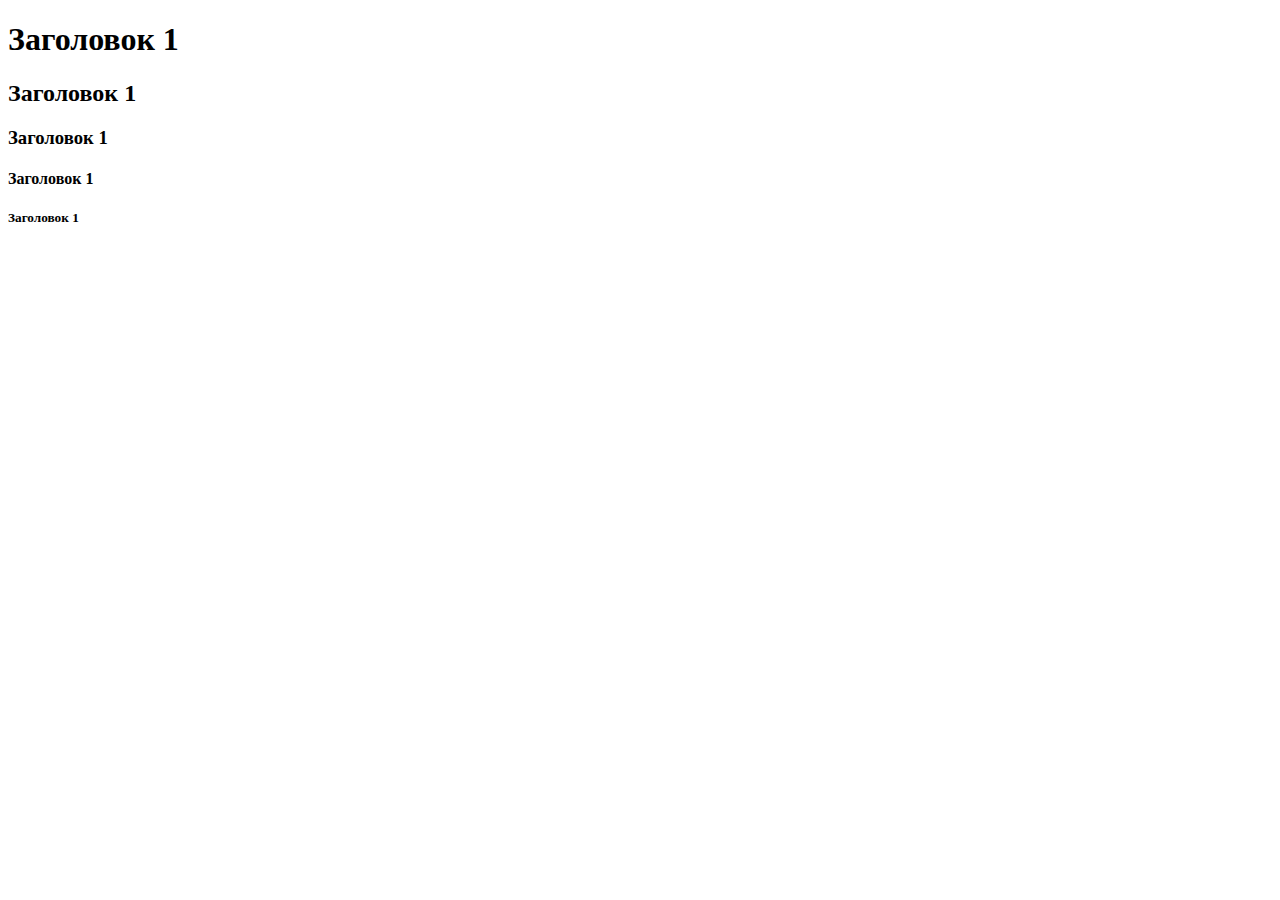
<file: index.html>
<!DOCTYPE html>
    <html>
    <head>
        <title>AngryTea</title>
    </head>
    <body>
    <div>
        <h1>Заголовок 1</h1>
        <h2>Заголовок 1</h2>
        <h3>Заголовок 1</h3>
        <h4>Заголовок 1</h4>
        <h5>Заголовок 1</h5>
    </div>
    </body>
</html>
</file>
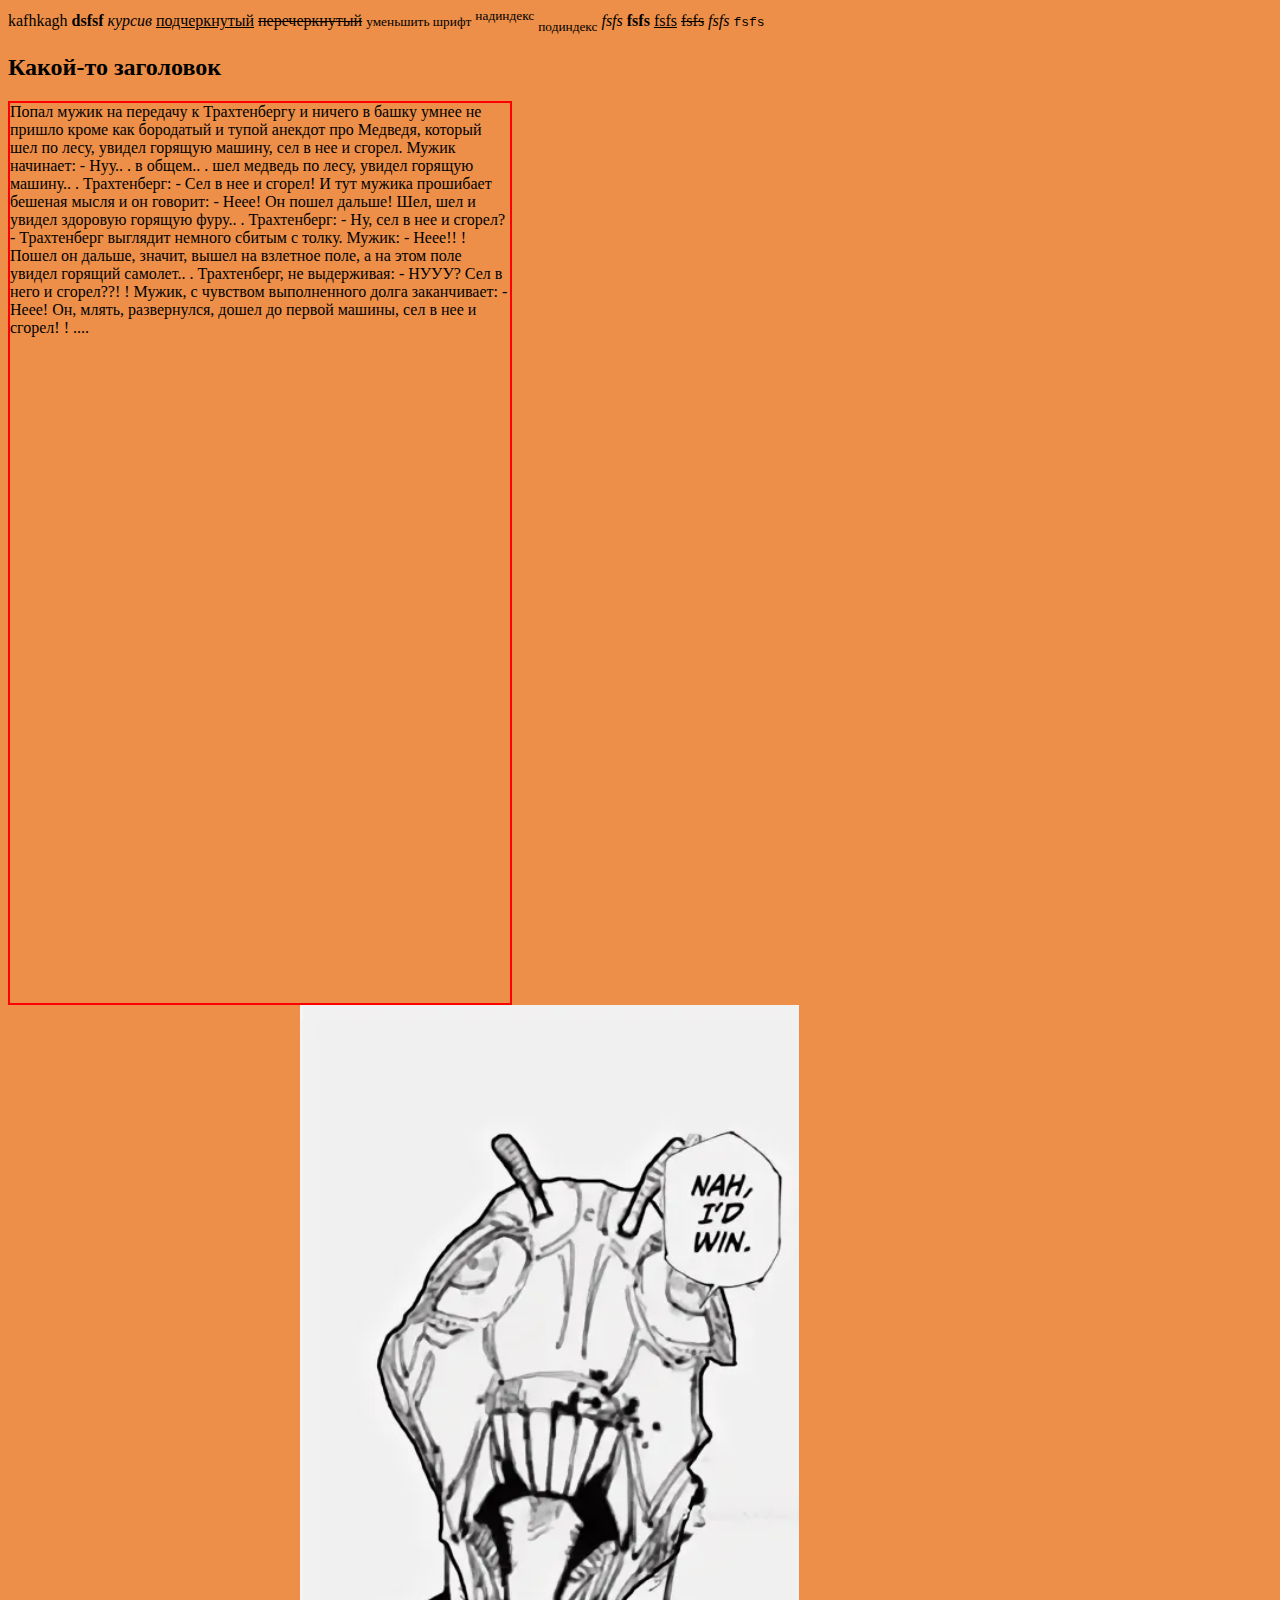
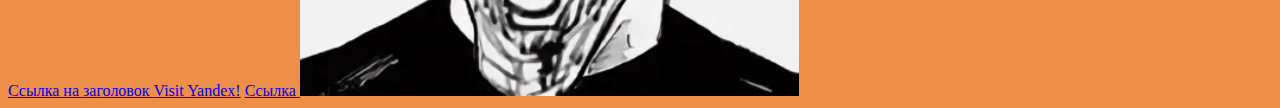
<file: html new/index.html>
<!DOCTYPE html>
    <html>
    <head>
        <title>AngryTea</title>
        <link rel="stylesheet" href="styles/style.css">
    </head>
    <body>
        <span>kafhkagh</span>
        <b>dsfsf</b>
        <i>курсив</i>
        <u>подчеркнутый</u>
        <s>перечеркнутый</s>
        <small>уменьшить шрифт</small>
        <sup>надиндекс</sup>
        <sub>подиндекс</sub>
        <em>fsfs</em>
        <strong>fsfs</strong>
        <ins>fsfs</ins>
        <del>fsfs</del>
        <cite>fsfs</cite>
        <code>fsfs</code>
        <h2 id="title">Какой-то заголовок</h2>
            <div id="title2">Попал мужик на передачу к Трахтенбергу и ничего в башку умнее не пришло кроме как бородатый и тупой анекдот про Медведя, который шел по лесу, увидел горящую машину, сел в нее и сгорел. Мужик начинает:
                - Нуу.. . в общем.. . шел медведь по лесу, увидел горящую машину.. .
                Трахтенберг:
                - Сел в нее и сгорел!
                И тут мужика прошибает бешеная мысля и он говорит:
                - Неее! Он пошел дальше! Шел, шел и увидел здоровую горящую фуру.. .
                Трахтенберг:
                - Ну, сел в нее и сгорел? - Трахтенберг выглядит немного сбитым с толку.
                Мужик:
                - Неее!! ! Пошел он дальше, значит, вышел на взлетное поле, а на этом поле увидел горящий самолет.. .
                Трахтенберг, не выдерживая:
                - НУУУ? Сел в него и сгорел??! !
                Мужик, с чувством выполненного долга заканчивает:
                - Неее! Он, млять, развернулся, дошел до первой машины, сел в нее и сгорел! !
                ....
                </div>
        <a href="#title"> Ссылка на заголовок </a>
        <a href="https://ya.ru" target="_blank">Visit Yandex!</a>
        <a href="https://ya.ru" target="_self"> Ссылка </a>
        <a href="https://ya.ru" target="_self">
            <img src="images/2.png">
          </a>
    </body>
</html>
</file>
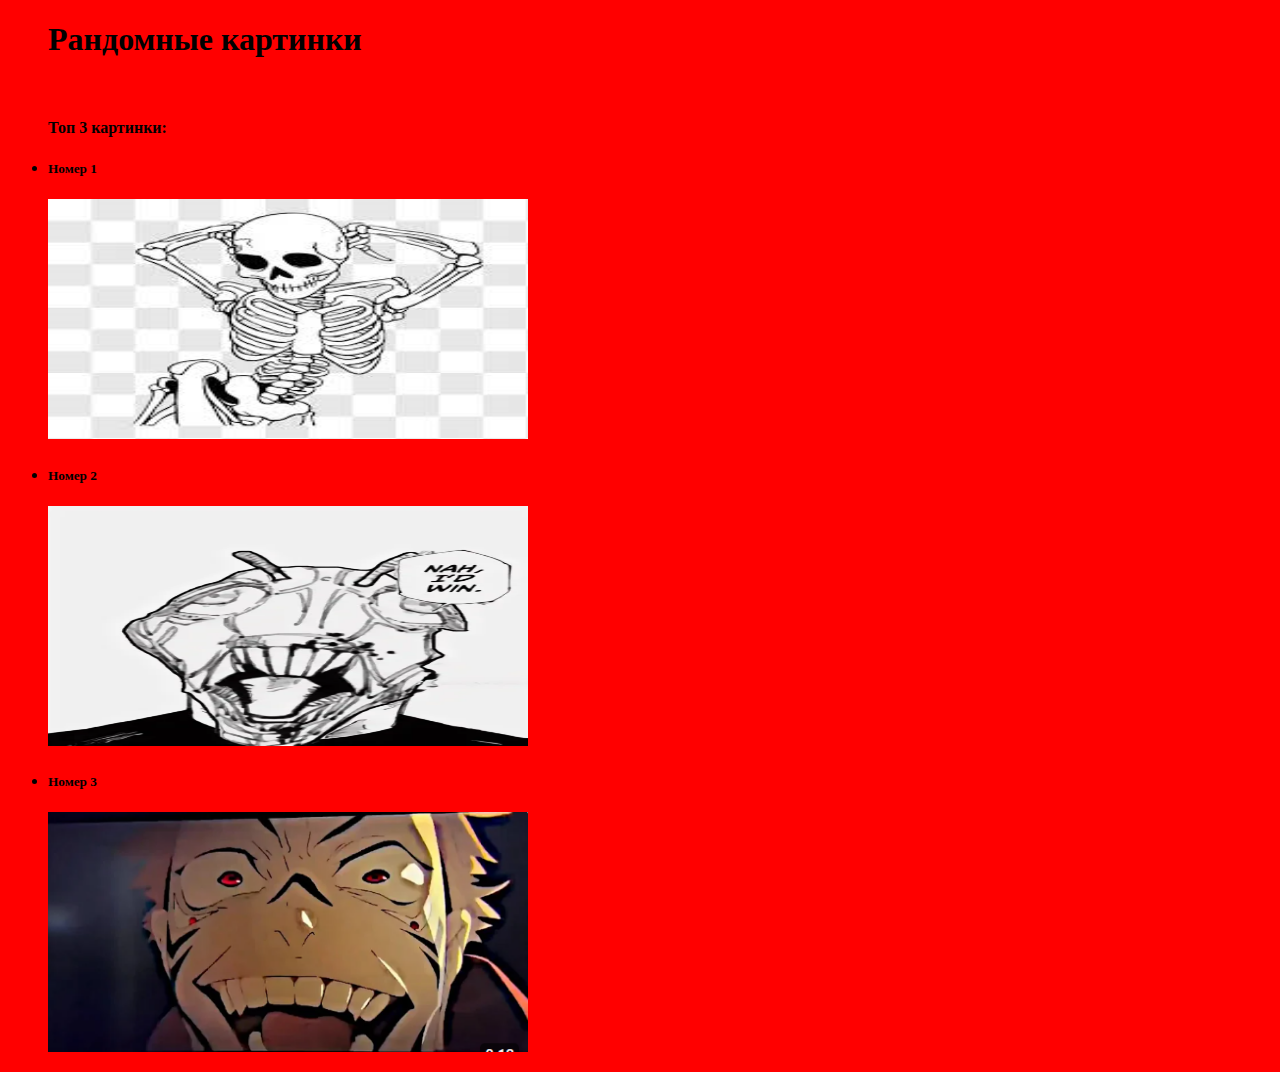
<file: базовая структура html/index.html>
<!DOCTYPE html>
    <html>
    <head>
        <title>AngryTea</title>
    </head>
    <body>
    <div>
        <ul>
            <p><h1>Рандомные картинки</h1></p>
            <br>
            <p><h4>Топ 3 картинки:</h4></p>
            <li><h5>Номер 1</h5></li>
            <img src="images/sk.png" width="480" height="240" alt="Скелет">
            <li><h5>Номер 2</h5></li>
            <img src="images/2.png" width="480" height="240" alt="уродец">
            <li><h5>Номер 3</h5></li>
            <img src="images/3.png" width="480" height="240" alt="да">
            <link rel="stylesheet" href="styles/style.css">
        </ul>
    </div>
    </body>
</html>
</file>
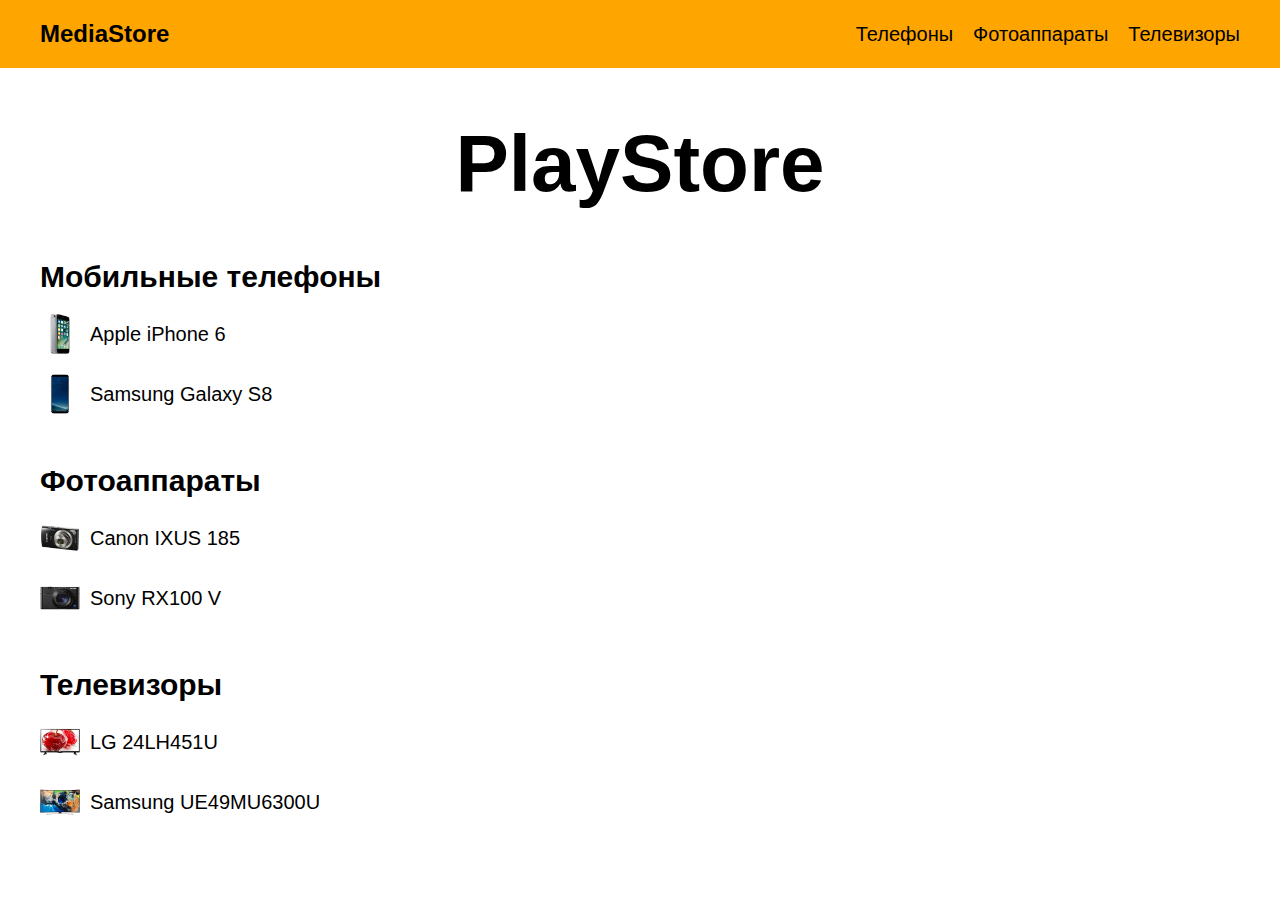
<file: n/store/index.html>
﻿<!DOCTYPE html>
<html>
<head>
	<meta charset="utf-8">
	<title>Главная</title>
	<link rel="stylesheet" href="style.css">
</head>
<body>
	<header>
		<a href="#ps">MediaStore</a>
		<nav>
			<a href="products/mobile/index.html">Телефоны</a>
			<a href="products/photo/index.html">Фотоаппараты</a>
			<a href="products/tv/index.html">Телевизоры</a>
		</nav>
	</header>
	<main>
	<h1 id="ps">PlayStore</h1>
	<div>
		<h2 id="mt">Мобильные телефоны</h3>
			<p>
				<a href="products/mobile/apple/Apple_iPhone_6.html">
					<img src="images/Apple_iPhone_6.jpg" alt="Apple iPhone 6">Apple iPhone 6
				</a>
			</p>
		<p>
			<a href="products/mobile/samsung/Samsung_Galaxy_S8.html">
				<img src="images/Samsung_Galaxy_S8.jpg" alt="Samsung Galaxy S8">Samsung Galaxy S8
			</a>
		</p>
	</div>
	<div>
		<h2 id="ph">Фотоаппараты</h2>
		<p>
			<a href="products/photo/canon/Canon_IXUS_185.html">
				<img src="images/Canon_IXUS_185.jpg" alt="Canon IXUS 185">Canon IXUS 185
			</a>
		</p>
	<p>
		<a href="products/photo/sony/Sony_RX100_V.html">
			<img src="images/Sony_RX100_V.jpg" alt="Sony RX100 V">Sony RX100 V
		</a>
	</p>
	</div>
	<div>
		<h2 id="tv">Телевизоры</h2>
		<p>
			<a href="products/tv/lg/LG_24LH451U.html">
				<img src="images/LG_24LH451U.jpg" alt="LG 24LH451U">LG 24LH451U
			</a>
		</p>
	<p>
		<a href="products/tv/samsung/Samsung_UE49MU6300U.html">
			<img src="images/Samsung_UE49MU6300U.jpg" alt="Samsung UE49MU6300U">Samsung UE49MU6300U
		</a>
	</p>
	</div>
	</main>
</body>
</html>
</file>
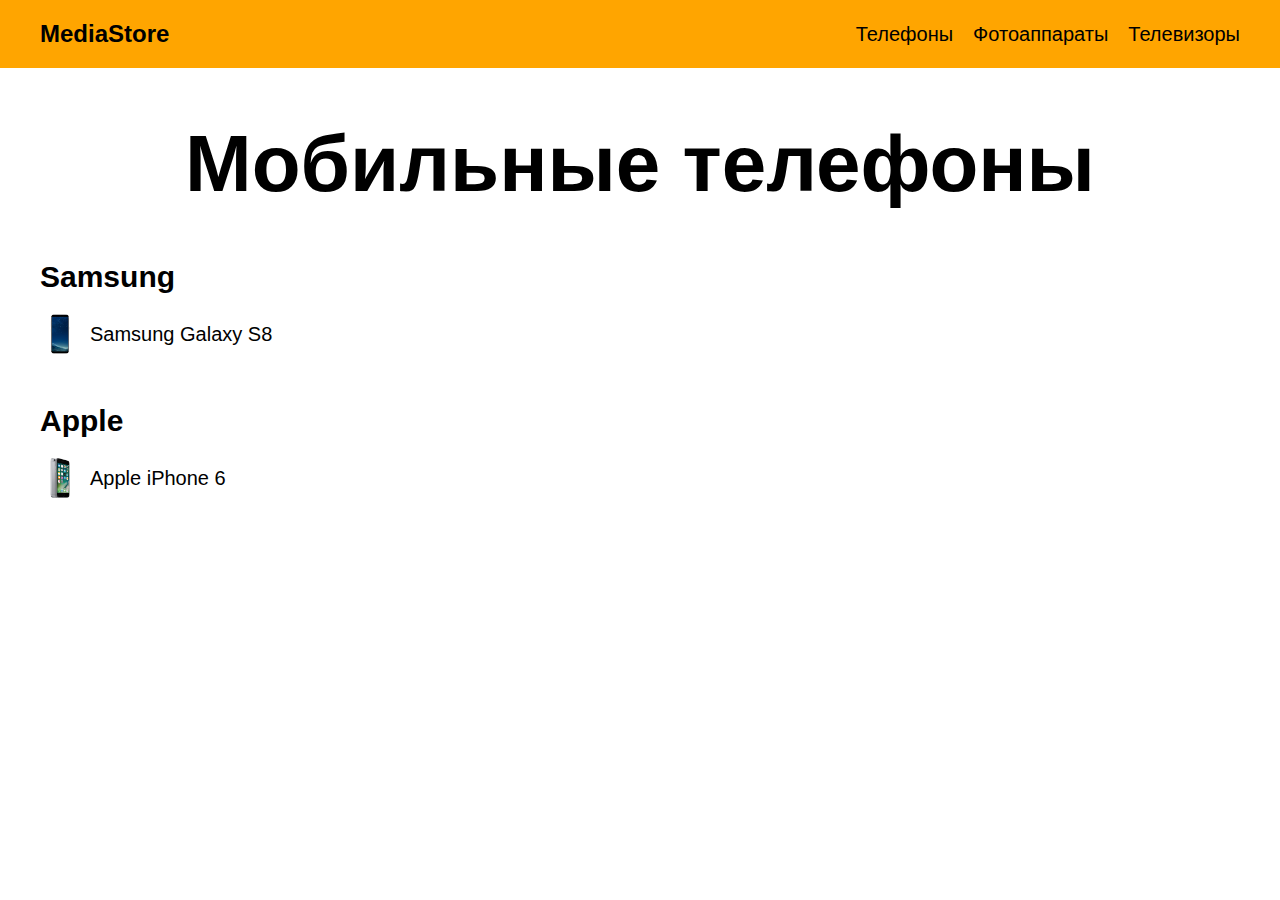
<file: n/store/products/mobile/index.html>
<!DOCTYPE html>
<html>
<head>
	<meta charset="utf-8">
	<title>Мобильные телефоны</title>
	<link rel="stylesheet" href="../../style.css">
</head>
<body>
	<header>
		<a href="../../index.html">MediaStore</a>
		<nav>
			<a href="../mobile/index.html">Телефоны</a>
			<a href="../photo/index.html">Фотоаппараты</a>
			<a href="../tv/index.html">Телевизоры</a>
		</nav>
	</header>
	<main>
        <h1>Мобильные телефоны</h1>
        <div>
            <h2>Samsung</h2>
            <p>
                <a href="../mobile/samsung/Samsung_Galaxy_S8.html">
                    <img src="../../images/Samsung_Galaxy_S8.jpg" alt="Samsung Galaxy S8">Samsung Galaxy S8
                </a>
            </p>
        </div>
        <div>
            <h2>Apple</h2>
            <p>
                <a href="../mobile/apple/Apple_iPhone_6.html">
                    <img src="../../images/Apple_iPhone_6.jpg" alt="Apple iPhone 6">Apple iPhone 6
                </a>
            </p>
        </div>
	</main>
</body>
</html>
</file>
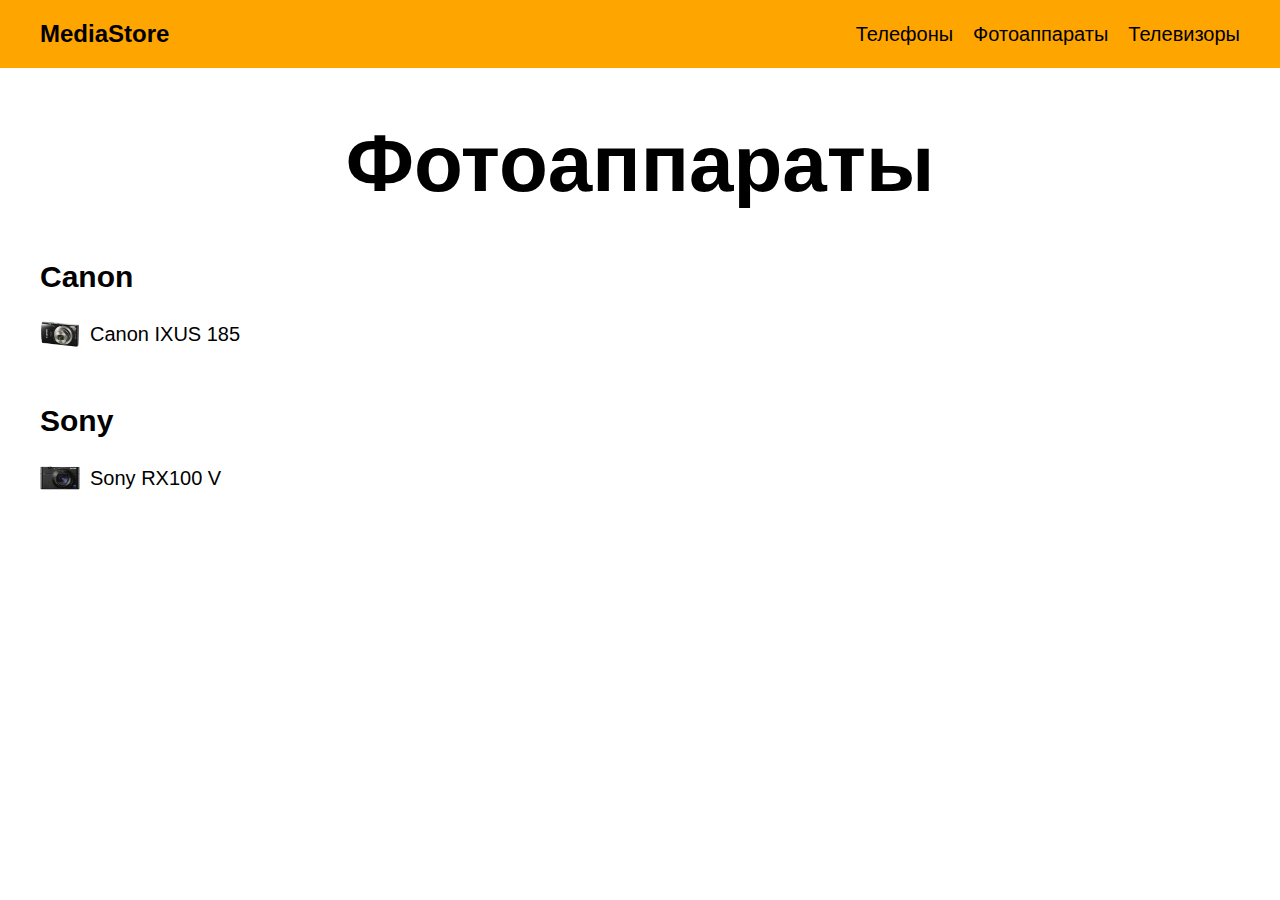
<file: n/store/products/photo/index.html>
<!DOCTYPE html>
<html>
<head>
	<meta charset="utf-8">
	<title>Фотоаппараты</title>
	<link rel="stylesheet" href="../../style.css">
</head>
<body>
	<header>
		<a href="../../index.html">MediaStore</a>
		<nav>
			<a href="../mobile/index.html">Телефоны</a>
			<a href="../photo/index.html">Фотоаппараты</a>
			<a href="../tv/index.html">Телевизоры</a>
		</nav>
	</header>
	<main>
        <h1>Фотоаппараты</h1>
        <div>
            <h2>Canon</h2>
            <p>
                <a href="../photo/canon/Canon_IXUS_185.html">
                    <img src="../../images/Canon_IXUS_185.jpg" alt="Canon IXUS 185">Canon IXUS 185
                </a>
            </p>
        </div>
        <div>
            <h2>Sony</h2>
            <p>
                <a href="../photo/sony/Sony_RX100_V.html">
                    <img src="../../images/Sony_RX100_V.jpg" alt="Sony RX100 V">Sony RX100 V
                </a>
            </p>
        </div>
	</main>
</body>
</html>
</file>
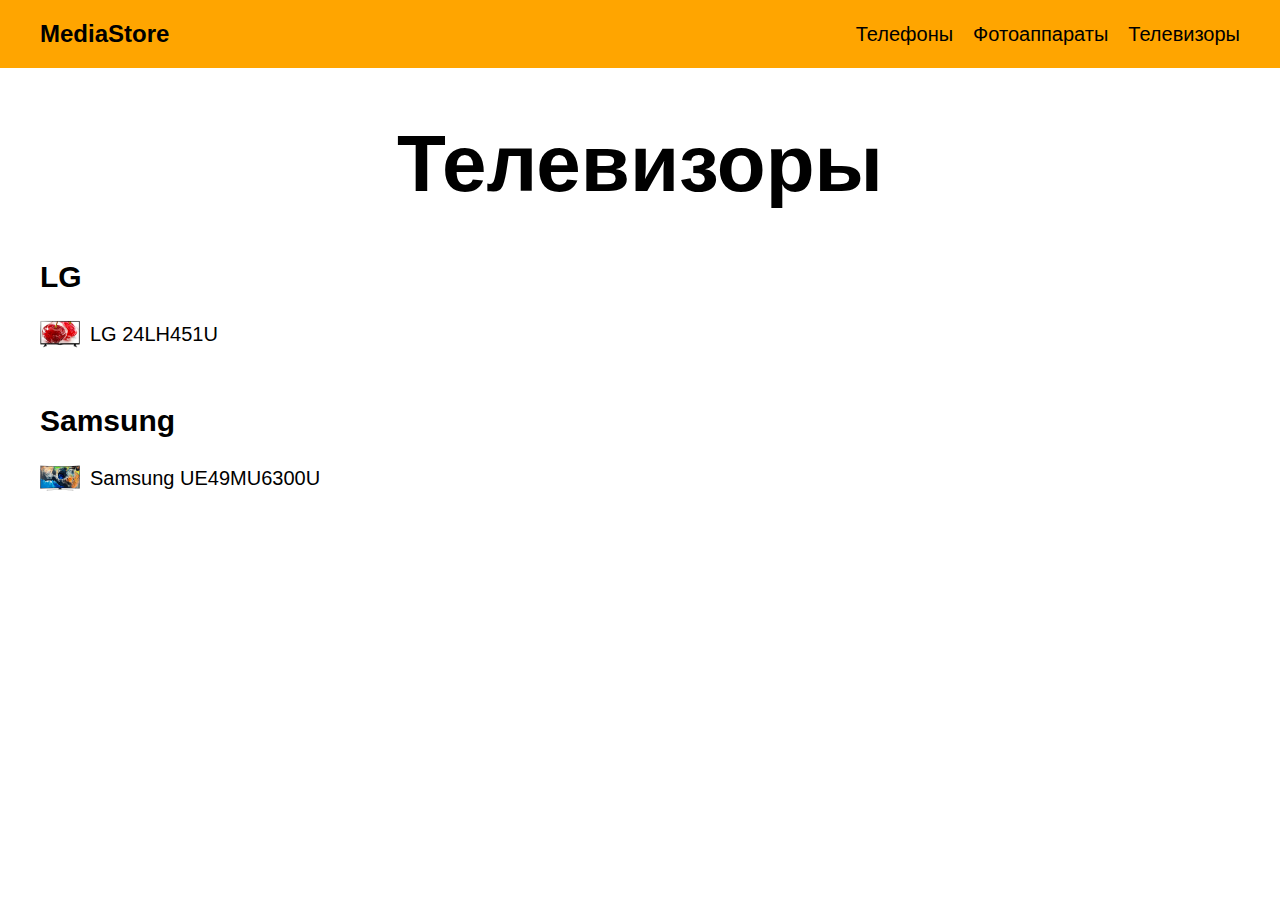
<file: n/store/products/tv/index.html>
<!DOCTYPE html>
<html>
<head>
	<meta charset="utf-8">
	<title>Телевизоры</title>
	<link rel="stylesheet" href="../../style.css">
</head>
<body>
	<header>
		<a href="../../index.html">MediaStore</a>
		<nav>
			<a href="../mobile/index.html">Телефоны</a>
			<a href="../photo/index.html">Фотоаппараты</a>
			<a href="../tv/index.html">Телевизоры</a>
		</nav>
	</header>
	<main>
        <h1>Телевизоры</h1>
        <div>
            <h2>LG</h2>
            <p>
                <a href="../tv/lg/LG_24LH451U.html">
                    <img src="../../images/LG_24LH451U.jpg" alt="LG 24LH451U">LG 24LH451U
                </a>
            </p>
        </div>
        <div>
            <h2>Samsung</h2>
            <p>
                <a href="../tv/samsung/Samsung_UE49MU6300U.html">
                    <img src="../../images/Samsung_UE49MU6300U.jpg" alt="Samsung UE49MU6300U">Samsung UE49MU6300U
                </a>
            </p>
        </div>
	</main>
</body>
</html>
</file>
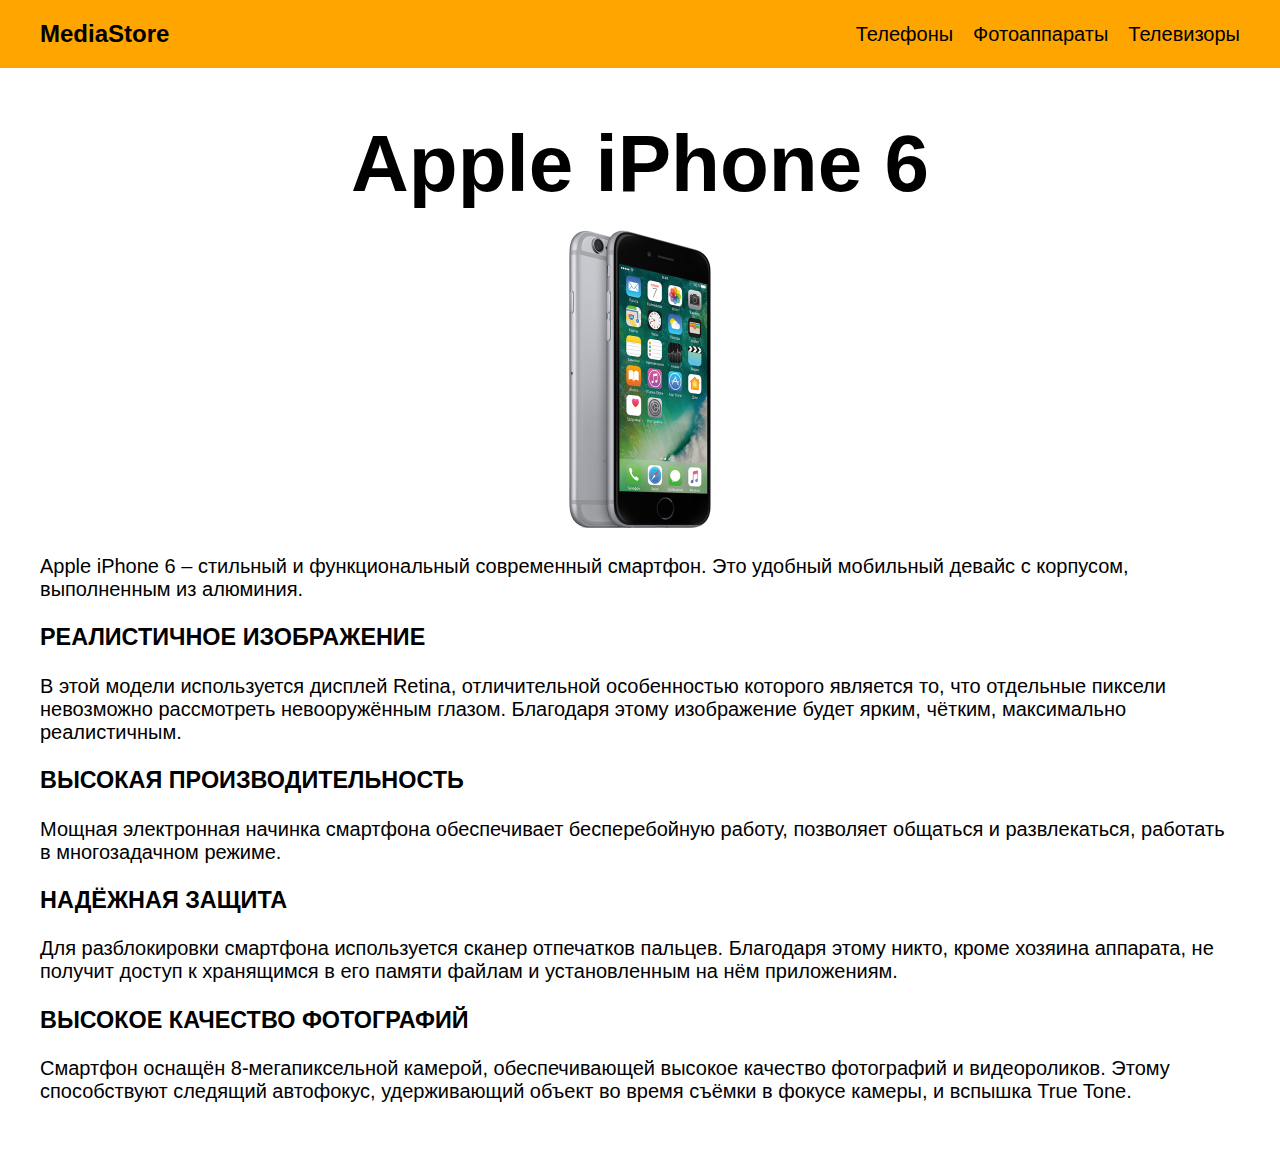
<file: n/store/products/mobile/apple/Apple_iPhone_6.html>
﻿<!DOCTYPE html>
<html>
<head>
	<meta charset="utf-8">
	<title>Apple iPhone 6</title>
	<link rel="stylesheet" href="../../../style.css">
</head>
<body>
	<header>
		<a href="../../../index.html">MediaStore</a>
		<nav>
			<a href="../index.html">Телефоны</a>
			<a href="../../photo/index.html">Фотоаппараты</a>
			<a href="../../tv/index.html">Телевизоры</a>
		</nav>
	</header>
	<main>
	<h1>Apple iPhone 6</h1>
	<figure>
		<img src="../../../images/Apple_iPhone_6.jpg">
	</figure>
	<p>Apple iPhone 6 – стильный и функциональный современный смартфон. Это удобный мобильный девайс с корпусом, выполненным из алюминия.</p>
	<h3>РЕАЛИСТИЧНОЕ ИЗОБРАЖЕНИЕ</h3>
	<p>В этой модели используется дисплей Retina, отличительной особенностью которого является то, что отдельные пиксели невозможно рассмотреть невооружённым глазом. Благодаря этому изображение будет ярким, чётким, максимально реалистичным.</p>
	<h3>ВЫСОКАЯ ПРОИЗВОДИТЕЛЬНОСТЬ</h3>
	<p>Мощная электронная начинка смартфона обеспечивает бесперебойную работу, позволяет общаться и развлекаться, работать в многозадачном режиме.</p>
	<h3>НАДЁЖНАЯ ЗАЩИТА</h3>
	<p>Для разблокировки смартфона используется сканер отпечатков пальцев. Благодаря этому никто, кроме хозяина аппарата, не получит доступ к хранящимся в его памяти файлам и установленным на нём приложениям.</p>
	<h3>ВЫСОКОЕ КАЧЕСТВО ФОТОГРАФИЙ</h3>
	<p>Смартфон оснащён 8-мегапиксельной камерой, обеспечивающей высокое качество фотографий и видеороликов. Этому способствуют следящий автофокус, удерживающий объект во время съёмки в фокусе камеры, и вспышка True Tone.</p>
</main>
</body>
</html>
</file>
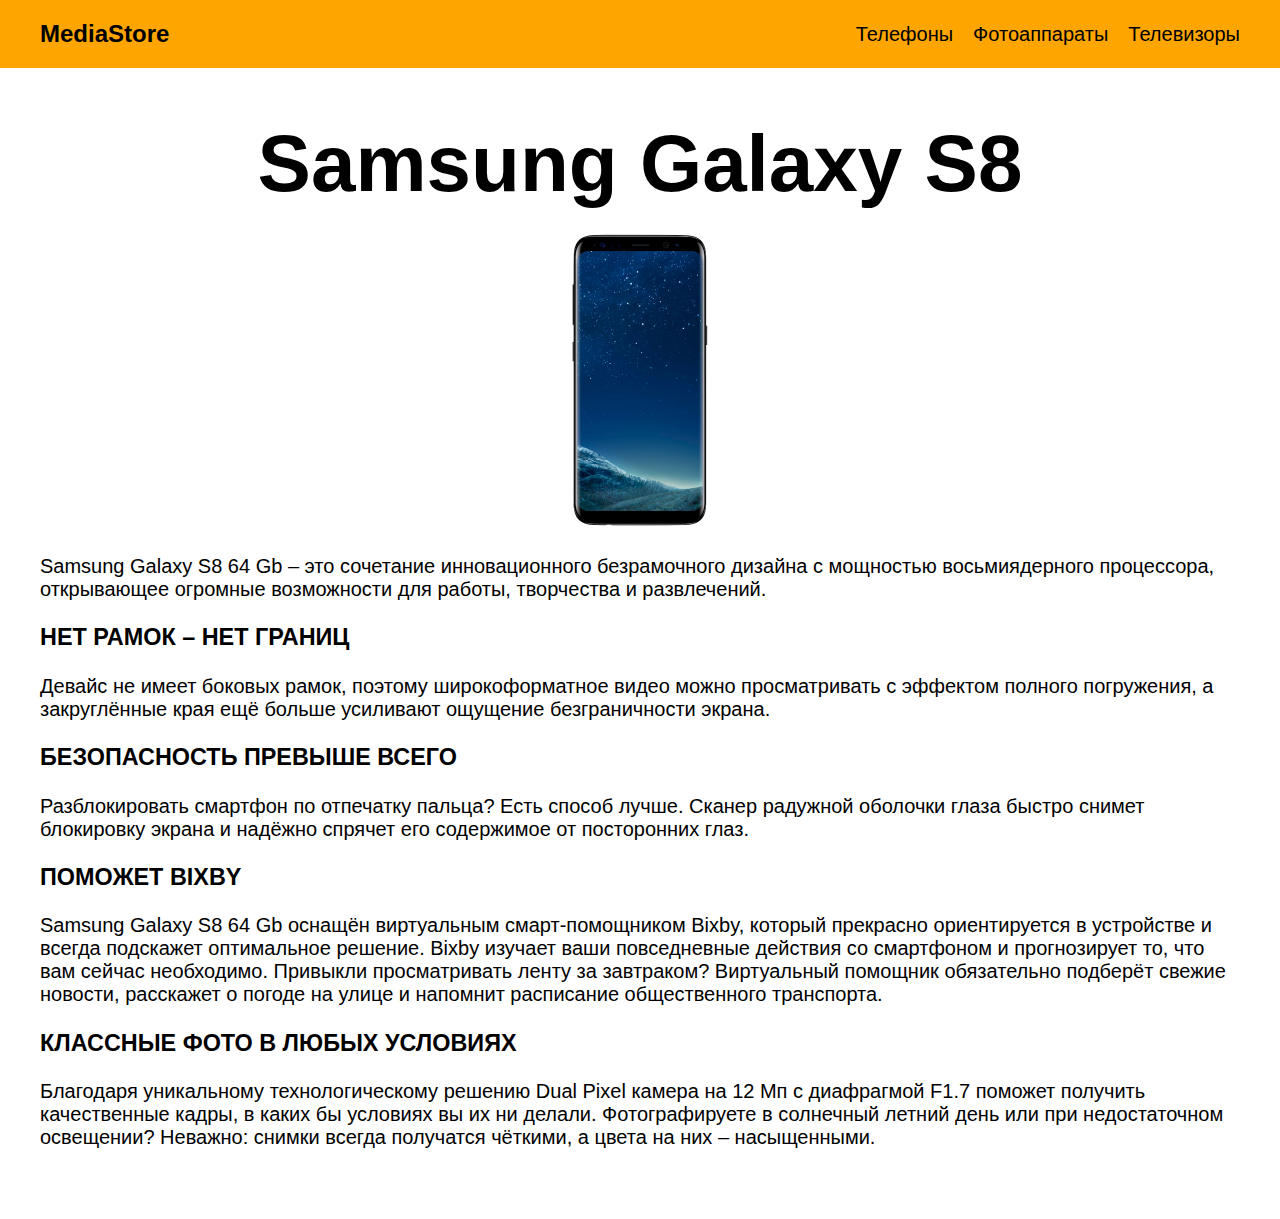
<file: n/store/products/mobile/samsung/Samsung_Galaxy_S8.html>
﻿<!DOCTYPE html>
<html>
<head>
	<meta charset="utf-8">
	<title>Samsung Galaxy S8</title>
	<link rel="stylesheet" href="../../../style.css">
</head>
<body>
	<header>
		<a href="../../../index.html">MediaStore</a>
		<nav>
			<a href="../index.html">Телефоны</a>
			<a href="../../photo/index.html">Фотоаппараты</a>
			<a href="../../tv/index.html">Телевизоры</a>
		</nav>
	</header>
	<main>
	<h1>Samsung Galaxy S8</h1>
	<figure>
		<img src="../../../images/Samsung_Galaxy_S8.jpg">
	</figure>
	<p>Samsung Galaxy S8 64 Gb – это сочетание инновационного безрамочного дизайна с мощностью восьмиядерного процессора, открывающее огромные возможности для работы, творчества и развлечений.</p>
	<h3>НЕТ РАМОК – НЕТ ГРАНИЦ</h3>
	<p>Девайс не имеет боковых рамок, поэтому широкоформатное видео можно просматривать с эффектом полного погружения, а закруглённые края ещё больше усиливают ощущение безграничности экрана.</p>
	<h3>БЕЗОПАСНОСТЬ ПРЕВЫШЕ ВСЕГО</h3>
	<p>Разблокировать смартфон по отпечатку пальца? Есть способ лучше. Сканер радужной оболочки глаза быстро снимет блокировку экрана и надёжно спрячет его содержимое от посторонних глаз.</p>
	<h3>ПОМОЖЕТ BIXBY</h3>
	<p>Samsung Galaxy S8 64 Gb оснащён виртуальным смарт-помощником Bixby, который прекрасно ориентируется в устройстве и всегда подскажет оптимальное решение. Bixby изучает ваши повседневные действия со смартфоном и прогнозирует то, что вам сейчас необходимо. Привыкли просматривать ленту за завтраком? Виртуальный помощник обязательно подберёт свежие новости, расскажет о погоде на улице и напомнит расписание общественного транспорта.</p>
	<h3>КЛАССНЫЕ ФОТО В ЛЮБЫХ УСЛОВИЯХ</h3>
	<p>Благодаря уникальному технологическому решению Dual Pixel камера на 12 Мп с диафрагмой F1.7 поможет получить качественные кадры, в каких бы условиях вы их ни делали. Фотографируете в солнечный летний день или при недостаточном освещении? Неважно: снимки всегда получатся чёткими, а цвета на них – насыщенными.</p>
	</main>
</body>
</html>
</file>
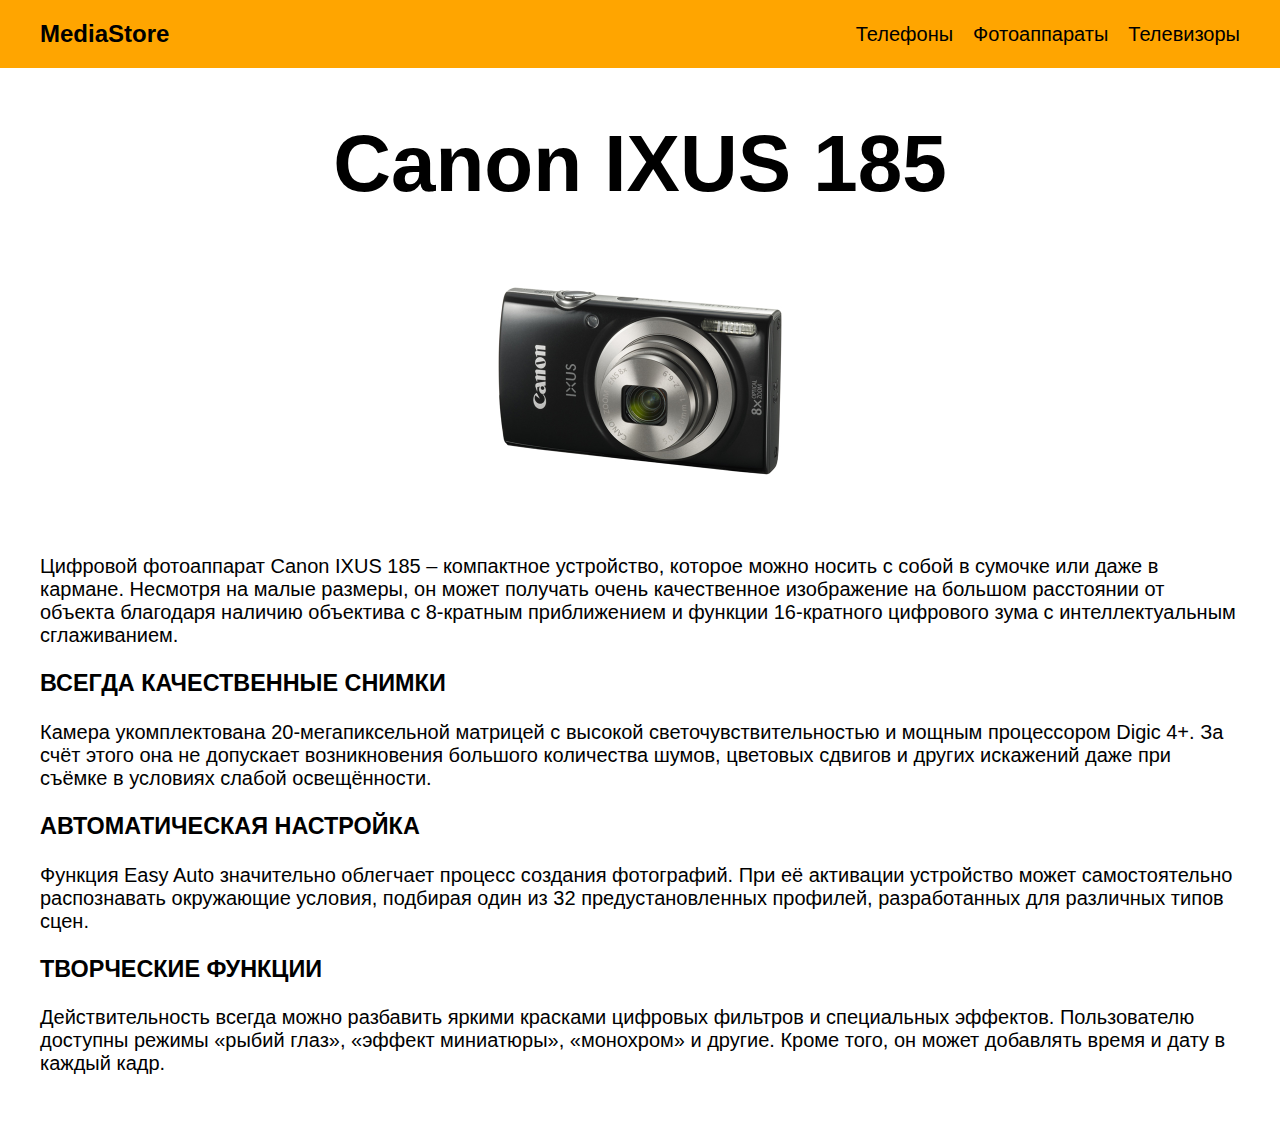
<file: n/store/products/photo/canon/Canon_IXUS_185.html>
﻿<!DOCTYPE html>
<html>
<head>
	<meta charset="utf-8">
	<title>Canon IXUS 185</title>
	<link rel="stylesheet" href="../../../style.css">
</head>
<body>
	<header>
		<a href="../../../index.html">MediaStore</a>
		<nav>
			<a href="../../mobile/index.html">Телефоны</a>
			<a href="../../photo/index.html">Фотоаппараты</a>
			<a href="../../tv/index.html">Телевизоры</a>
		</nav>
	</header>
	<main>
	<h1>Canon IXUS 185</h1>
	<figure>
		<img src="../../../images/Canon_IXUS_185.jpg">
	</figure>
	<p>Цифровой фотоаппарат Canon IXUS 185 – компактное устройство, которое можно носить с собой в сумочке или даже в кармане. Несмотря на малые размеры, он может получать очень качественное изображение на большом расстоянии от объекта благодаря наличию объектива с 8-кратным приближением и функции 16-кратного цифрового зума с интеллектуальным сглаживанием.</p>
	<h3>ВСЕГДА КАЧЕСТВЕННЫЕ СНИМКИ</h3>
	<p>Камера укомплектована 20-мегапиксельной матрицей с высокой светочувствительностью и мощным процессором Digic 4+. За счёт этого она не допускает возникновения большого количества шумов, цветовых сдвигов и других искажений даже при съёмке в условиях слабой освещённости.</p>
	<h3>АВТОМАТИЧЕСКАЯ НАСТРОЙКА</h3>
	<p>Функция Easy Auto значительно облегчает процесс создания фотографий. При её активации устройство может самостоятельно распознавать окружающие условия, подбирая один из 32 предустановленных профилей, разработанных для различных типов сцен.</p>
	<h3>ТВОРЧЕСКИЕ ФУНКЦИИ</h3>
	<p>Действительность всегда можно разбавить яркими красками цифровых фильтров и специальных эффектов. Пользователю доступны режимы «рыбий глаз», «эффект миниатюры», «монохром» и другие. Кроме того, он может добавлять время и дату в каждый кадр.</p>
	</main>
</body>
</html>
</file>
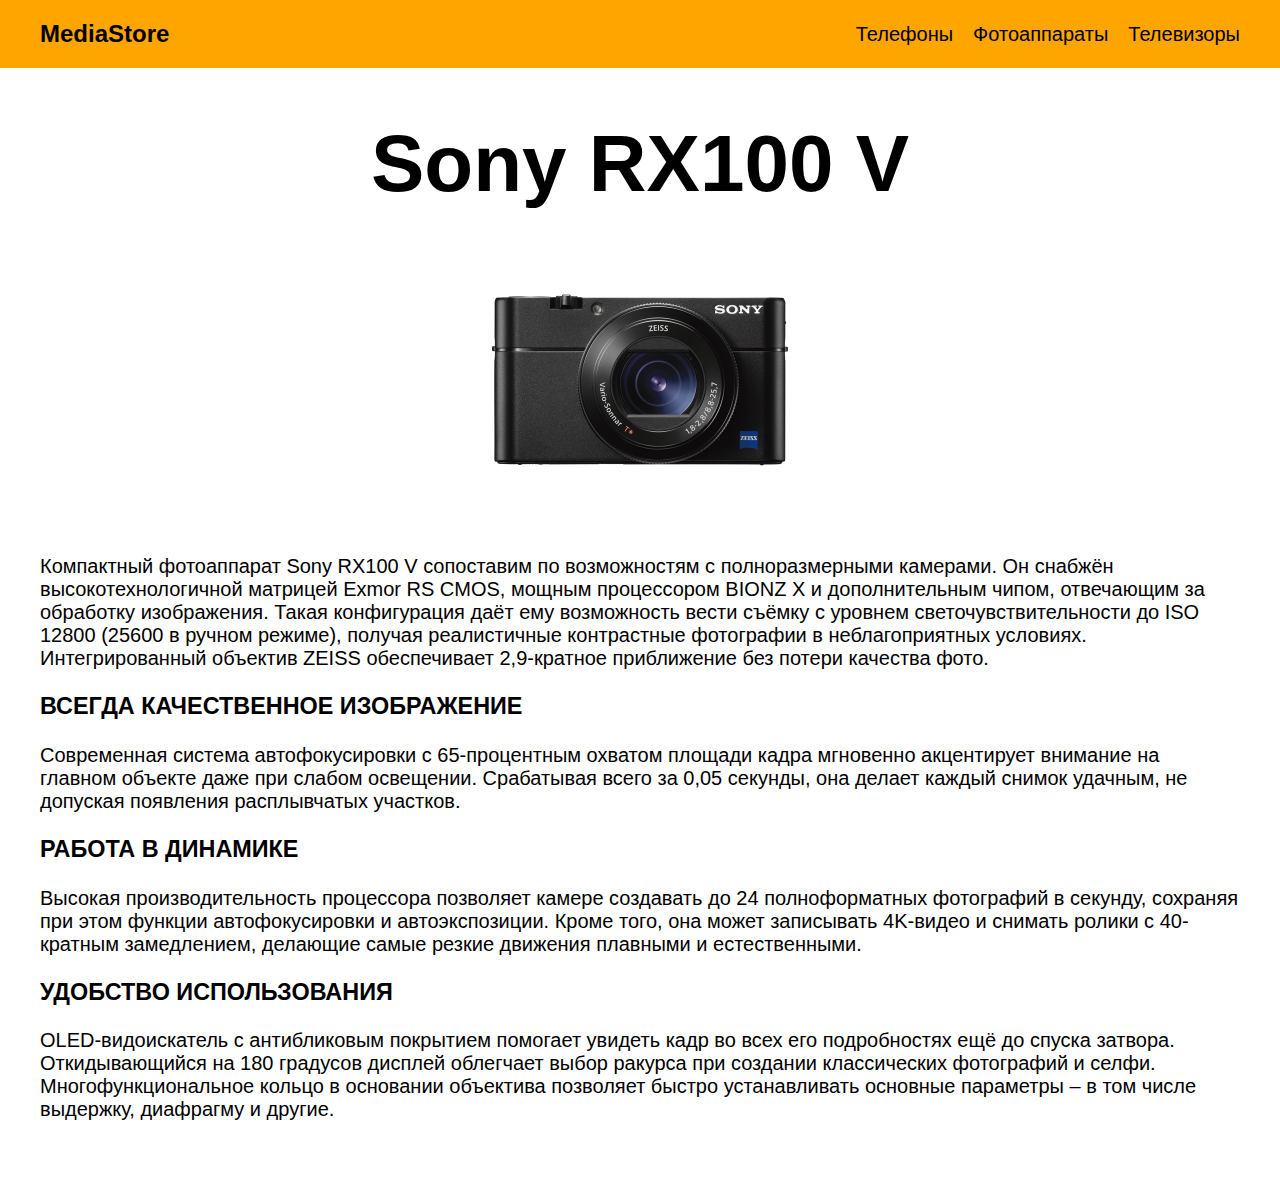
<file: n/store/products/photo/sony/Sony_RX100_V.html>
﻿<!DOCTYPE html>
<html>
<head>
	<meta charset="utf-8">
	<title>Sony RX100 V</title>
	<link rel="stylesheet" href="../../../style.css">
</head>
<body>
	<header>
		<a href="../../../index.html">MediaStore</a>
		<nav>
			<a href="../../mobile/index.html">Телефоны</a>
			<a href="../../photo/index.html">Фотоаппараты</a>
			<a href="../../tv/index.html">Телевизоры</a>
		</nav>
	</header>
	<main>
	<h1>Sony RX100 V</h1>
	<figure>
		<img src="../../../images/Sony_RX100_V.jpg">
	</figure>
	<p>Компактный фотоаппарат Sony RX100 V сопоставим по возможностям с полноразмерными камерами. Он снабжён высокотехнологичной матрицей Exmor RS CMOS, мощным процессором BIONZ X и дополнительным чипом, отвечающим за обработку изображения. Такая конфигурация даёт ему возможность вести съёмку с уровнем светочувствительности до ISO 12800 (25600 в ручном режиме), получая реалистичные контрастные фотографии в неблагоприятных условиях. Интегрированный объектив ZEISS обеспечивает 2,9-кратное приближение без потери качества фото.</p> 
	<h3>ВСЕГДА КАЧЕСТВЕННОЕ ИЗОБРАЖЕНИЕ</h3>
	<p>Современная система автофокусировки с 65-процентным охватом площади кадра мгновенно акцентирует внимание на главном объекте даже при слабом освещении. Срабатывая всего за 0,05 секунды, она делает каждый снимок удачным, не допуская появления расплывчатых участков.</p>
	<h3>РАБОТА В ДИНАМИКЕ</h3>
	<p>Высокая производительность процессора позволяет камере создавать до 24 полноформатных фотографий в секунду, сохраняя при этом функции автофокусировки и автоэкспозиции. Кроме того, она может записывать 4K-видео и снимать ролики с 40-кратным замедлением, делающие самые резкие движения плавными и естественными.</p>
	<h3>УДОБСТВО ИСПОЛЬЗОВАНИЯ</h3>
	<p>OLED-видоискатель с антибликовым покрытием помогает увидеть кадр во всех его подробностях ещё до спуска затвора. Откидывающийся на 180 градусов дисплей облегчает выбор ракурса при создании классических фотографий и селфи. Многофункциональное кольцо в основании объектива позволяет быстро устанавливать основные параметры – в том числе выдержку, диафрагму и другие.</p>
	</main>
</body>
</html>
</file>
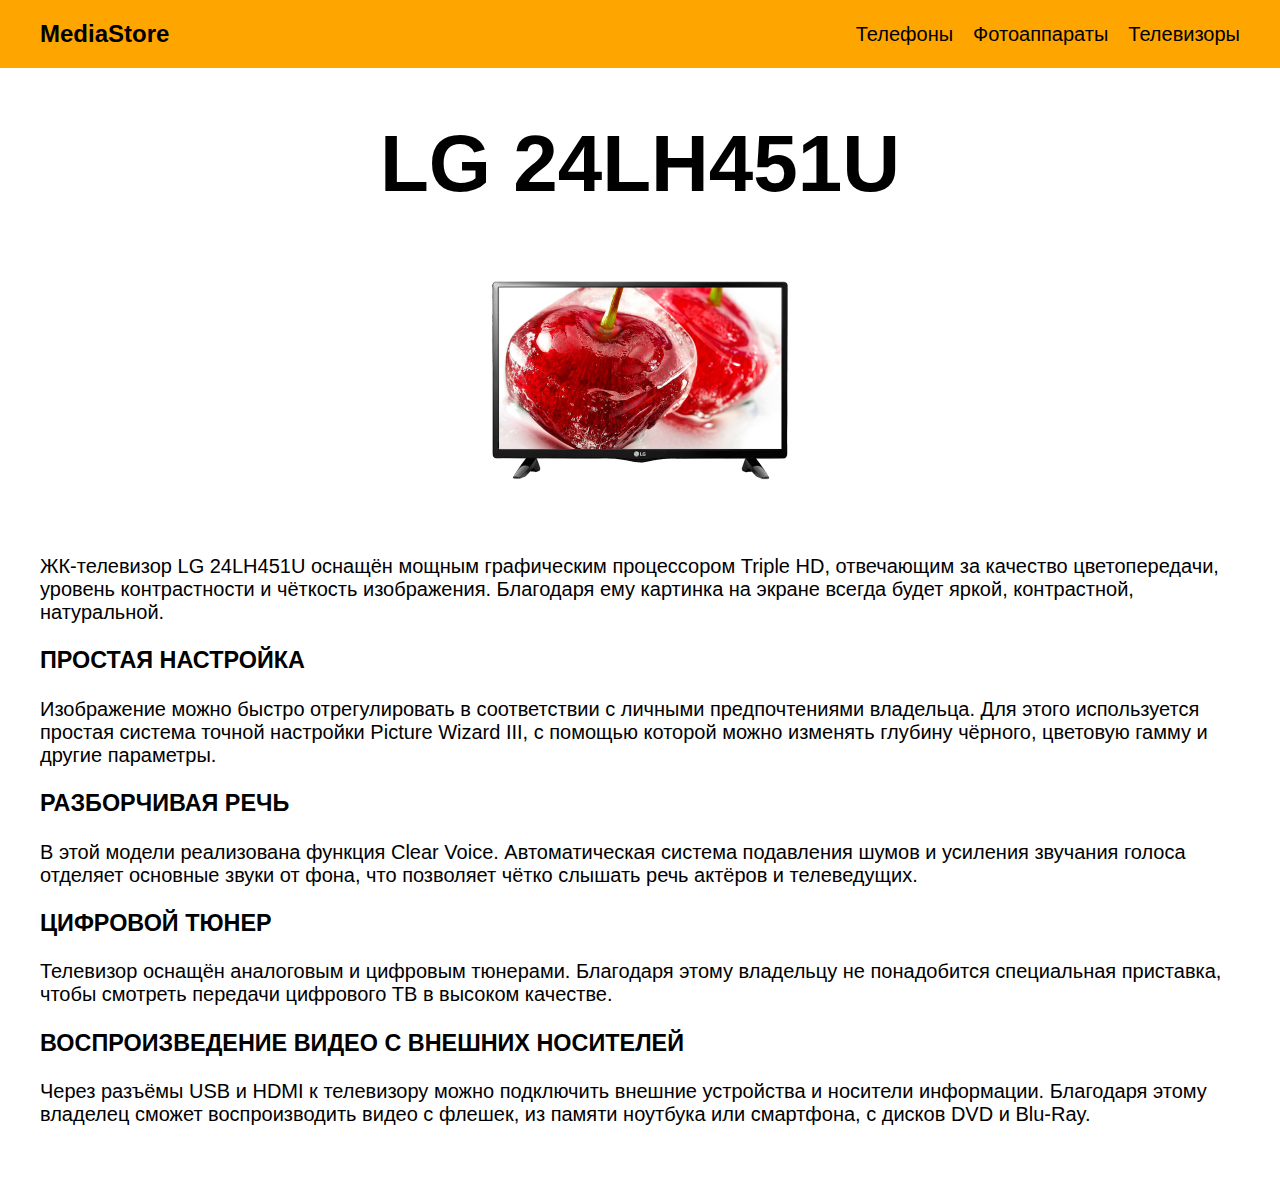
<file: n/store/products/tv/lg/LG_24LH451U.html>
﻿<!DOCTYPE html>
<html>
<head>
	<meta charset="utf-8">
	<title>LG 24LH451U</title>
	<link rel="stylesheet" href="../../../style.css">
</head>
<body>
	<header>
		<a href="../../../index.html">MediaStore</a>
		<nav>
			<a href="../../mobile/index.html">Телефоны</a>
			<a href="../../photo/index.html">Фотоаппараты</a>
			<a href="../../tv/index.html">Телевизоры</a>
		</nav>
	</header>
	<main>
	<h1>LG 24LH451U</h1>
	<figure>
		<img src="../../../images/LG_24LH451U.jpg">
	</figure>
	<p>
		ЖК-телевизор LG 24LH451U оснащён мощным графическим процессором Triple HD, отвечающим за качество цветопередачи, уровень контрастности и чёткость изображения. Благодаря ему картинка на экране всегда будет яркой, контрастной, натуральной.
	</p>
	<h3>ПРОСТАЯ НАСТРОЙКА</h3>
	<p>Изображение можно быстро отрегулировать в соответствии с личными предпочтениями владельца. Для этого используется простая система точной настройки Picture Wizard III, с помощью которой можно изменять глубину чёрного, цветовую гамму и другие параметры.</p>
	<h3>РАЗБОРЧИВАЯ РЕЧЬ</h3>
	<p>В этой модели реализована функция Clear Voice. Автоматическая система подавления шумов и усиления звучания голоса отделяет основные звуки от фона, что позволяет чётко слышать речь актёров и телеведущих.</p>
	<h3>ЦИФРОВОЙ ТЮНЕР</h3>
	<p>Телевизор оснащён аналоговым и цифровым тюнерами. Благодаря этому владельцу не понадобится специальная приставка, чтобы смотреть передачи цифрового ТВ в высоком качестве.</p>
	<h3>ВОСПРОИЗВЕДЕНИЕ ВИДЕО С ВНЕШНИХ НОСИТЕЛЕЙ</h3>
	<p>Через разъёмы USB и HDMI к телевизору можно подключить внешние устройства и носители информации. Благодаря этому владелец сможет воспроизводить видео с флешек, из памяти ноутбука или смартфона, с дисков DVD и Blu-Ray.</p>
	</main>
</body>
</html>
</file>
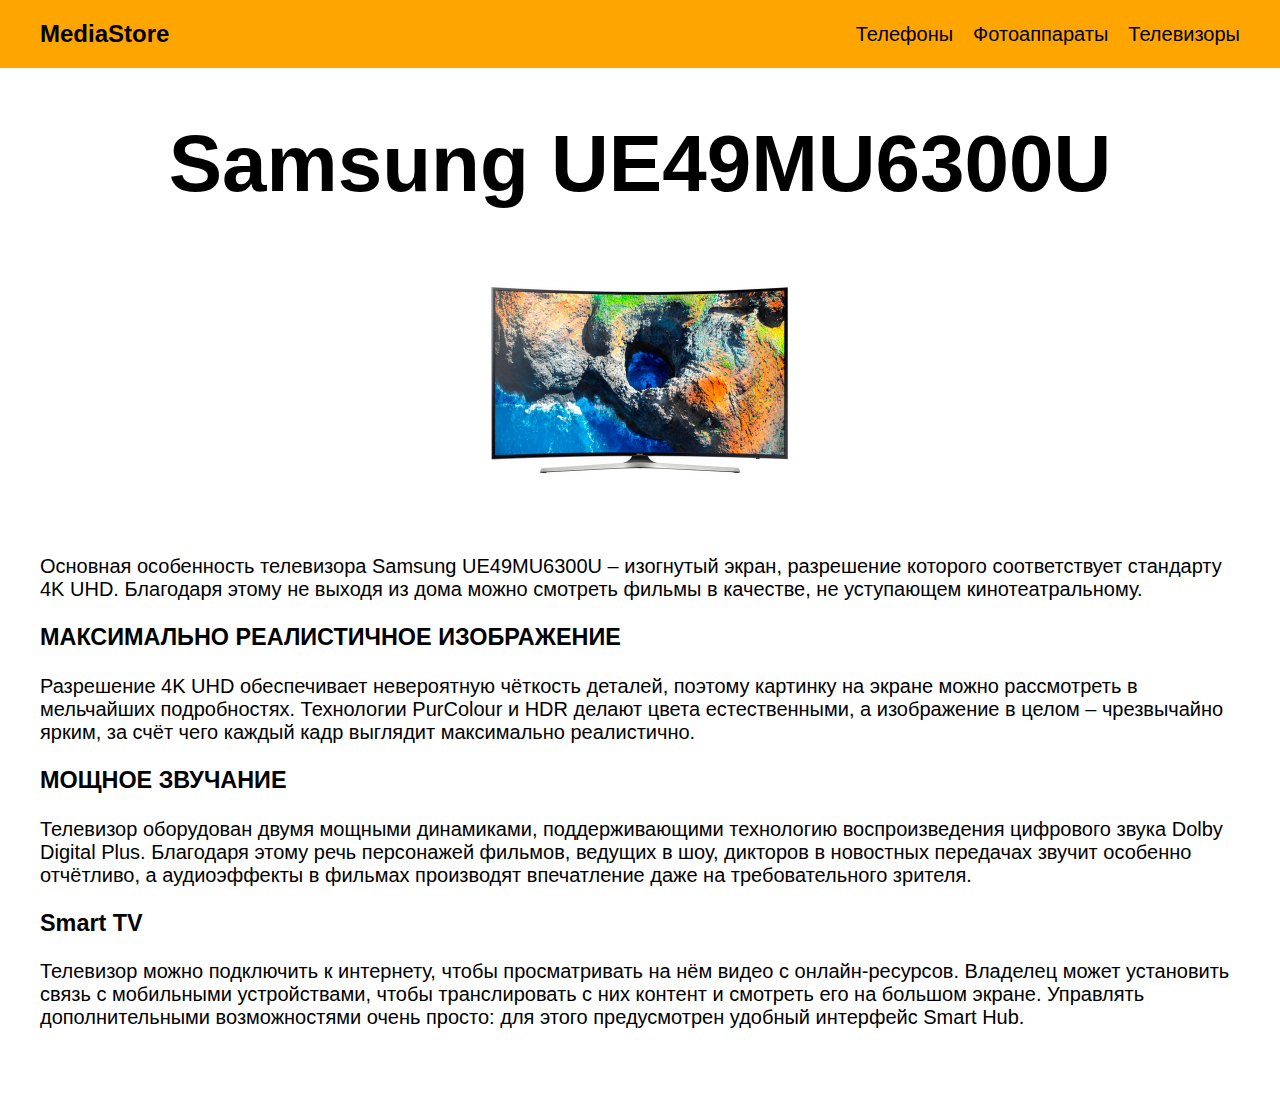
<file: n/store/products/tv/samsung/Samsung_UE49MU6300U.html>
﻿<!DOCTYPE html>
<html>
<head>
	<meta charset="utf-8">
	<title>Samsung UE49MU6300U</title>
	<link rel="stylesheet" href="../../../style.css">
</head>
<body>
	<header>
		<a href="../../../index.html">MediaStore</a>
		<nav>
			<a href="../../mobile/index.html">Телефоны</a>
			<a href="../../photo/index.html">Фотоаппараты</a>
			<a href="../index.html">Телевизоры</a>
		</nav>
	</header>
	<main>
	<h1>Samsung UE49MU6300U</h1>
	<figure>
		<img src="../../../images/Samsung_UE49MU6300U.jpg">
	</figure>
	<p>Основная особенность телевизора Samsung UE49MU6300U – изогнутый экран, разрешение которого соответствует стандарту 4K UHD. Благодаря этому не выходя из дома можно смотреть фильмы в качестве, не уступающем кинотеатральному.</p>
	<h3>МАКСИМАЛЬНО РЕАЛИСТИЧНОЕ ИЗОБРАЖЕНИЕ</h3>
	<p>Разрешение 4K UHD обеспечивает невероятную чёткость деталей, поэтому картинку на экране можно рассмотреть в мельчайших подробностях. Технологии PurColour и HDR делают цвета естественными, а изображение в целом – чрезвычайно ярким, за счёт чего каждый кадр выглядит максимально реалистично.</p>
	<h3>МОЩНОЕ ЗВУЧАНИЕ</h3>
	<p>Телевизор оборудован двумя мощными динамиками, поддерживающими технологию воспроизведения цифрового звука Dolby Digital Plus. Благодаря этому речь персонажей фильмов, ведущих в шоу, дикторов в новостных передачах звучит особенно отчётливо, а аудиоэффекты в фильмах производят впечатление даже на требовательного зрителя.</p>
	<h3>Smart TV</h3>
	<p>Телевизор можно подключить к интернету, чтобы просматривать на нём видео с онлайн-ресурсов. Владелец может установить связь с мобильными устройствами, чтобы транслировать с них контент и смотреть его на большом экране. Управлять дополнительными возможностями очень просто: для этого предусмотрен удобный интерфейс Smart Hub.</p>
	</main>
</body>
</html>
</file>
<file: html new/styles/style.css>
body {
    background-color: rgb(237, 143, 72);
}
#title2{
    border: 2px solid red;
    width: 500px;
    height: 100vh;
   }
</file>
<file: базовая структура html/styles/style.css>
body {
    background-color: red;
}
</file>
<file: n/store/style.css>
body {
    margin: 0;
    font-family: sans-serif;
    font-size: 20px;
}
a {
    color: inherit;
    text-decoration: none;
}
header {
    padding: 20px calc(50% - 600px);
    background-color: orange;
    display: flex;
    justify-content: space-between;
    align-items: center;
}
header>a {
    font-size: 1.2em;
    font-weight: 600;
}
header a:hover {
    color: yellow;
}
header>a:hover {
    color: #000;
}
nav {
    display: flex;
    gap: 20px;
}
main {
    padding: 50px calc(50% - 600px);
}
h1 {
    margin: 0 0 20px;
    text-align: center;
    font-size: 4em;
}
main a:hover {
    color: orange;
}
main a {
    display: flex;
    align-items: center;
    gap: 10px;
}
a>img {
    height: 2em;
}
h2 {
    margin: 50px 0 0;
}
figure img {
    height: 300px;
}
figure {
    text-align: center;
}
</file>
